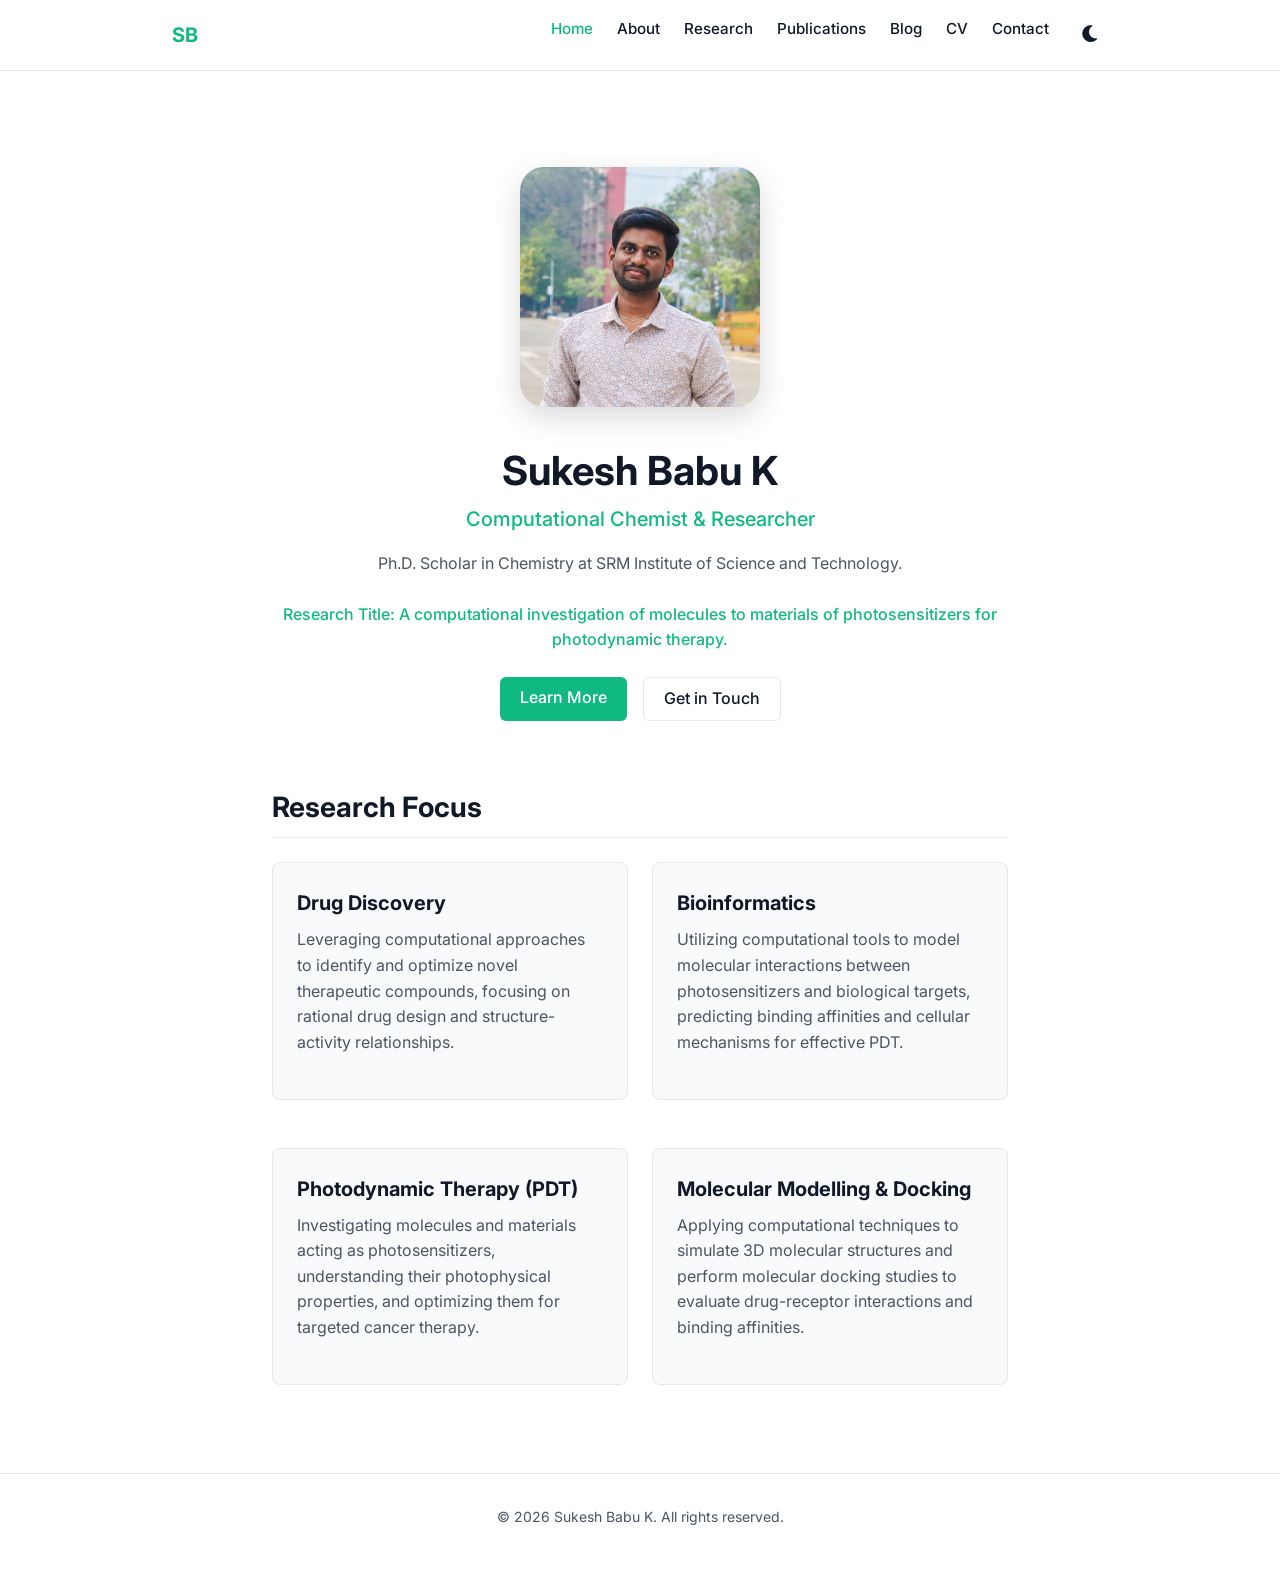
<file: index.html>
<!DOCTYPE html>
<html lang="en">
<head>
  <meta charset="UTF-8">
  <meta name="viewport" content="width=device-width, initial-scale=1.0">
  <meta name="description" content="Sukesh Babu K - Doctoral Researcher in Chemistry">
  <title>Sukesh Babu K | Computational Chemistry</title>
  <link rel="canonical" href="https://sukeshbabu07.github.io/">
  <link rel="stylesheet" href="css/style.css">
  <link href="https://fonts.googleapis.com/css2?family=Inter:wght@400;500;700&display=swap" rel="stylesheet">
  <link rel="stylesheet" href="https://cdnjs.cloudflare.com/ajax/libs/font-awesome/6.0.0/css/all.min.css">
  <!-- Open Graph / Facebook -->
  <meta property="og:type" content="website">
  <meta property="og:url" content="https://sukeshbabu07.github.io/">
  <meta property="og:title" content="Sukesh Babu K | Computational Chemistry">
  <meta property="og:description" content="Doctoral Researcher specializing in computational chemistry and photodynamic therapy.">
  <meta property="og:image" content="https://sukeshbabu07.github.io/images/og-image.jpg">
  <!-- Twitter -->
  <meta property="twitter:card" content="summary_large_image">
  <meta property="twitter:url" content="https://sukeshbabu07.github.io/">
  <meta property="twitter:title" content="Sukesh Babu K | Computational Chemistry">
  <meta property="twitter:description" content="Doctoral Researcher specializing in computational chemistry and photodynamic therapy.">
  <meta property="twitter:image" content="https://sukeshbabu07.github.io/images/og-image.jpg">
  
  <script type="application/ld+json">
  {
    "@context": "https://schema.org",
    "@type": "Person",
    "name": "Sukesh Babu K",
    "url": "https://sukeshbabu07.github.io/",
    "jobTitle": "Doctoral Researcher",
    "worksFor": {
      "@type": "Organization",
      "name": "SRM Institute of Science and Technology"
    }
  }
  </script>
</head>
<body>
  <header>
    <nav>
      <div class="logo">
        <a href="index.html" style="font-weight: 700; font-size: 1.25rem;">SB</a>
      </div>
      <button class="mobile-menu-btn" id="mobile-menu-btn" aria-label="Toggle navigation menu" aria-expanded="false">
        <i class="fas fa-bars"></i>
      </button>
      <ul class="nav-links" id="nav-links">
        <li><a href="index.html">Home</a></li>
        <li><a href="about.html">About</a></li>
        <li><a href="research.html">Research</a></li>
        <li><a href="publications.html">Publications</a></li>
        <li><a href="blog.html">Blog</a></li>
        <li><a href="cv.html">CV</a></li>
        <li><a href="contact.html">Contact</a></li>
        <li>
          <button class="theme-toggle" id="theme-toggle" aria-label="Toggle dark mode">
            <i class="fas fa-moon"></i>
          </button>
        </li>
      </ul>
    </nav>
  </header>

  <main class="fade-in">
    <section class="hero">
      <div class="hero-image" style="flex-shrink: 0; margin-bottom: 0.5rem;">
        <img src="images/sukesh.jpg" alt="Sukesh Babu K" style="border-radius: 24px; width: 240px; height: 240px; object-fit: cover; box-shadow: 0 10px 30px rgba(0, 0, 0, 0.15);">
      </div>
      <div class="hero-text">
        <h1>Sukesh Babu K</h1>
        <p class="tagline">Computational Chemist & Researcher</p>
        <p>
          Ph.D. Scholar in Chemistry at SRM Institute of Science and Technology. 
          <br><br>
          <span style="font-weight: 500; color: var(--accent-color);">Research Title: A computational investigation of molecules to materials of photosensitizers for photodynamic therapy.</span>
        </p>
        <div style="margin-top: 1.5rem; display: flex; justify-content: center; gap: 1rem;">
          <a href="about.html" class="btn btn-primary">Learn More</a>
          <a href="contact.html" class="btn btn-outline">Get in Touch</a>
        </div>
      </div>
    </section>

    <section>
      <h2>Research Focus</h2>
      <div style="display: grid; grid-template-columns: repeat(auto-fit, minmax(300px, 1fr)); gap: 1.5rem; margin-top: 1.5rem;">
        <div class="card">
          <h3>Drug Discovery</h3>
          <p>Leveraging computational approaches to identify and optimize novel therapeutic compounds, focusing on rational drug design and structure-activity relationships.</p>
        </div>
        <div class="card">
          <h3>Bioinformatics</h3>
          <p>Utilizing computational tools to model molecular interactions between photosensitizers and biological targets, predicting binding affinities and cellular mechanisms for effective PDT.</p>
        </div>
        <div class="card">
          <h3>Photodynamic Therapy (PDT)</h3>
          <p>Investigating molecules and materials acting as photosensitizers, understanding their photophysical properties, and optimizing them for targeted cancer therapy.</p>
        </div>
        <div class="card">
          <h3>Molecular Modelling & Docking</h3>
          <p>Applying computational techniques to simulate 3D molecular structures and perform molecular docking studies to evaluate drug-receptor interactions and binding affinities.</p>
        </div>
      </div>
    </section>
  </main>

  <footer>
    <p>&copy; 2026 Sukesh Babu K. All rights reserved.</p>
  </footer>
  <script src="js/main.js"></script>
</body>
</html>
</file>
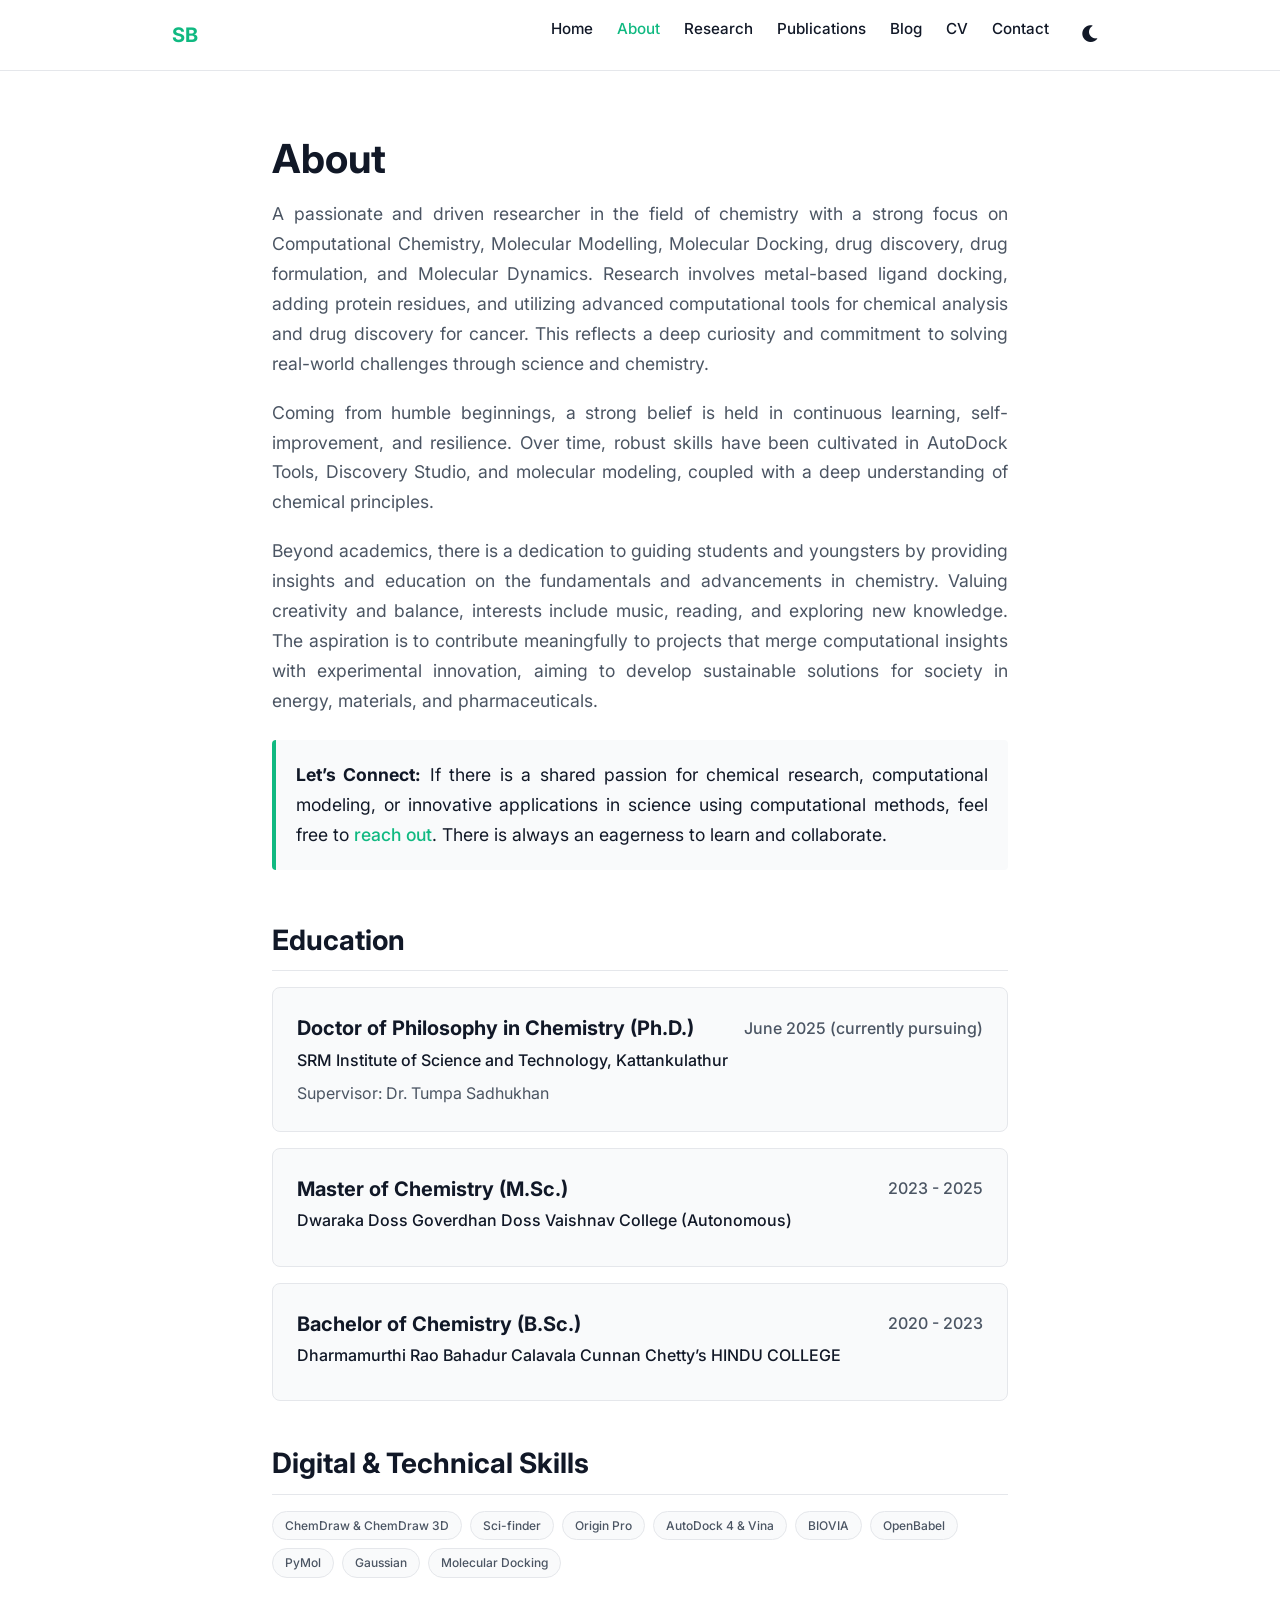
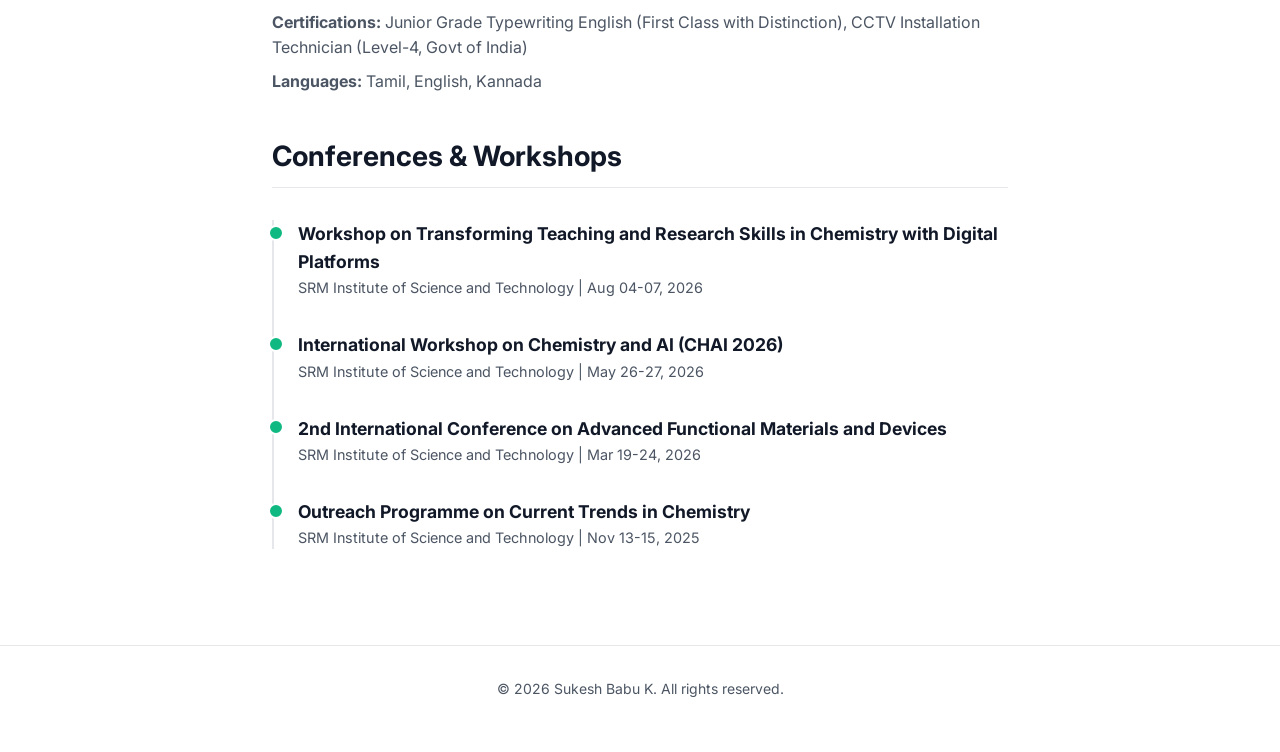
<file: about.html>
<!DOCTYPE html>
<html lang="en">
<head>
  <meta charset="UTF-8">
  <meta name="viewport" content="width=device-width, initial-scale=1.0">
  <meta name="description" content="About Sukesh Babu K - Education, Skills, and Timeline">
  <title>About | Sukesh Babu K</title>
  <link rel="stylesheet" href="css/style.css">
  <link href="https://fonts.googleapis.com/css2?family=Inter:wght@400;500;700&display=swap" rel="stylesheet">
  <link rel="stylesheet" href="https://cdnjs.cloudflare.com/ajax/libs/font-awesome/6.0.0/css/all.min.css">
</head>
<body>
  <header>
    <nav>
      <div class="logo">
        <a href="index.html" style="font-weight: 700; font-size: 1.25rem;">SB</a>
      </div>
      <button class="mobile-menu-btn" id="mobile-menu-btn" aria-label="Toggle navigation menu" aria-expanded="false">
        <i class="fas fa-bars"></i>
      </button>
      <ul class="nav-links" id="nav-links">
        <li><a href="index.html">Home</a></li>
        <li><a href="about.html" class="active">About</a></li>
        <li><a href="research.html">Research</a></li>
        <li><a href="publications.html">Publications</a></li>
        <li><a href="blog.html">Blog</a></li>
        <li><a href="cv.html">CV</a></li>
        <li><a href="contact.html">Contact</a></li>
        <li>
          <button class="theme-toggle" id="theme-toggle" aria-label="Toggle dark mode">
            <i class="fas fa-moon"></i>
          </button>
        </li>
      </ul>
    </nav>
  </header>

  <main class="fade-in">
    <h1>About</h1>
    <div style="font-size: 1.1rem; margin-bottom: 3rem; line-height: 1.7; text-align: justify;">
      <p style="margin-bottom: 1.2rem;">
        A passionate and driven researcher in the field of chemistry with a strong focus on Computational Chemistry, Molecular Modelling, Molecular Docking, drug discovery, drug formulation, and Molecular Dynamics. Research involves metal-based ligand docking, adding protein residues, and utilizing advanced computational tools for chemical analysis and drug discovery for cancer. This reflects a deep curiosity and commitment to solving real-world challenges through science and chemistry.
      </p>
      <p style="margin-bottom: 1.2rem;">
        Coming from humble beginnings, a strong belief is held in continuous learning, self-improvement, and resilience. Over time, robust skills have been cultivated in AutoDock Tools, Discovery Studio, and molecular modeling, coupled with a deep understanding of chemical principles.
      </p>
      <p style="margin-bottom: 1.2rem;">
        Beyond academics, there is a dedication to guiding students and youngsters by providing insights and education on the fundamentals and advancements in chemistry. Valuing creativity and balance, interests include music, reading, and exploring new knowledge. The aspiration is to contribute meaningfully to projects that merge computational insights with experimental innovation, aiming to develop sustainable solutions for society in energy, materials, and pharmaceuticals.
      </p>
      <div style="padding: 1.25rem; background: var(--card-bg); border-left: 4px solid var(--accent-color); border-radius: 4px; margin-top: 1.5rem;">
        <strong>Let’s Connect:</strong> If there is a shared passion for chemical research, computational modeling, or innovative applications in science using computational methods, feel free to <a href="contact.html" style="color: var(--accent-color); font-weight: 500; text-decoration: none;">reach out</a>. There is always an eagerness to learn and collaborate.
      </div>
    </div>

    <h2>Education</h2>
    <div class="card" style="margin-bottom: 1rem;">
      <div style="display: flex; justify-content: space-between; align-items: flex-start; flex-wrap: wrap;">
        <div>
          <h3 style="margin-bottom: 0.2rem;">Doctor of Philosophy in Chemistry (Ph.D.)</h3>
          <p style="margin-bottom: 0.5rem; font-weight: 500; color: var(--text-main);">SRM Institute of Science and Technology, Kattankulathur</p>
          <p style="margin-bottom: 0;">Supervisor: Dr. Tumpa Sadhukhan</p>
        </div>
        <div style="color: var(--text-muted); font-weight: 500; margin-top: 0.2rem;">
          June 2025 (currently pursuing)
        </div>
      </div>
    </div>

    <div class="card" style="margin-bottom: 1rem;">
      <div style="display: flex; justify-content: space-between; align-items: flex-start; flex-wrap: wrap;">
        <div>
          <h3 style="margin-bottom: 0.2rem;">Master of Chemistry (M.Sc.)</h3>
          <p style="margin-bottom: 0.5rem; font-weight: 500; color: var(--text-main);">Dwaraka Doss Goverdhan Doss Vaishnav College (Autonomous)</p>
        </div>
        <div style="color: var(--text-muted); font-weight: 500; margin-top: 0.2rem;">
          2023 - 2025
        </div>
      </div>
    </div>

    <div class="card" style="margin-bottom: 2rem;">
      <div style="display: flex; justify-content: space-between; align-items: flex-start; flex-wrap: wrap;">
        <div>
          <h3 style="margin-bottom: 0.2rem;">Bachelor of Chemistry (B.Sc.)</h3>
          <p style="margin-bottom: 0.5rem; font-weight: 500; color: var(--text-main);">Dharmamurthi Rao Bahadur Calavala Cunnan Chetty’s HINDU COLLEGE</p>
        </div>
        <div style="color: var(--text-muted); font-weight: 500; margin-top: 0.2rem;">
          2020 - 2023
        </div>
      </div>
    </div>

    <h2>Digital & Technical Skills</h2>
    <div class="tag-list" style="margin-bottom: 2rem;">
      <span class="tag" style="background-color: var(--card-bg);">ChemDraw & ChemDraw 3D</span>
      <span class="tag" style="background-color: var(--card-bg);">Sci-finder</span>
      <span class="tag" style="background-color: var(--card-bg);">Origin Pro</span>
      <span class="tag" style="background-color: var(--card-bg);">AutoDock 4 & Vina</span>
      <span class="tag" style="background-color: var(--card-bg);">BIOVIA</span>
      <span class="tag" style="background-color: var(--card-bg);">OpenBabel</span>
      <span class="tag" style="background-color: var(--card-bg);">PyMol</span>
      <span class="tag" style="background-color: var(--card-bg);">Gaussian</span>
      <span class="tag" style="background-color: var(--card-bg);">Molecular Docking</span>
    </div>
    
    <p style="margin-bottom: 0.5rem;"><strong>Certifications:</strong> Junior Grade Typewriting English (First Class with Distinction), CCTV Installation Technician (Level-4, Govt of India)</p>
    <p><strong>Languages:</strong> Tamil, English, Kannada</p>

    <h2>Conferences & Workshops</h2>
    <div class="timeline">
       <div class="timeline-item">
        <h3 style="margin: 0; font-size: 1.1rem;">Workshop on Transforming Teaching and Research Skills in Chemistry with Digital Platforms</h3>
        <p style="margin: 0; font-size: 0.9rem;">SRM Institute of Science and Technology | Aug 04-07, 2026</p>
      </div>
      <div class="timeline-item">
        <h3 style="margin: 0; font-size: 1.1rem;">International Workshop on Chemistry and AI (CHAI 2026)</h3>
        <p style="margin: 0; font-size: 0.9rem;">SRM Institute of Science and Technology | May 26-27, 2026</p>
      </div>
      <div class="timeline-item">
        <h3 style="margin: 0; font-size: 1.1rem;">2nd International Conference on Advanced Functional Materials and Devices</h3>
        <p style="margin: 0; font-size: 0.9rem;">SRM Institute of Science and Technology | Mar 19-24, 2026</p>
      </div>
      <div class="timeline-item">
        <h3 style="margin: 0; font-size: 1.1rem;">Outreach Programme on Current Trends in Chemistry</h3>
        <p style="margin: 0; font-size: 0.9rem;">SRM Institute of Science and Technology | Nov 13-15, 2025</p>
      </div>
    </div>
  </main>

  <footer>
    <p>&copy; 2026 Sukesh Babu K. All rights reserved.</p>
  </footer>
  <script src="js/main.js"></script>
</body>
</html>
</file>
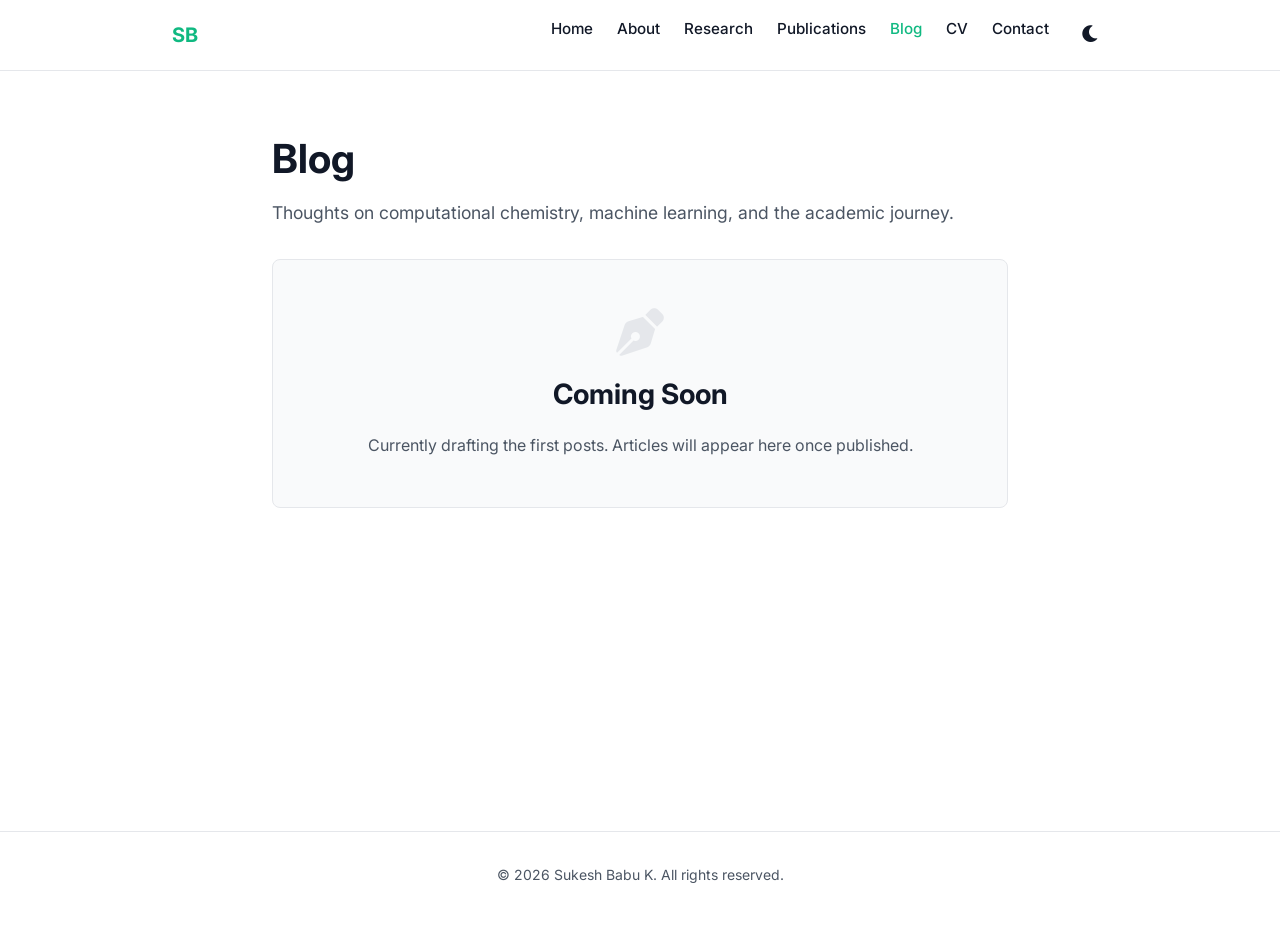
<file: blog.html>
<!DOCTYPE html>
<html lang="en">
<head>
  <meta charset="UTF-8">
  <meta name="viewport" content="width=device-width, initial-scale=1.0">
  <meta name="description" content="Blog and Articles by Sukesh Babu K">
  <title>Blog | Sukesh Babu K</title>
  <link rel="stylesheet" href="css/style.css">
  <link href="https://fonts.googleapis.com/css2?family=Inter:wght@400;500;700&display=swap" rel="stylesheet">
  <link rel="stylesheet" href="https://cdnjs.cloudflare.com/ajax/libs/font-awesome/6.0.0/css/all.min.css">
</head>
<body>
  <header>
    <nav>
      <div class="logo">
        <a href="index.html" style="font-weight: 700; font-size: 1.25rem;">SB</a>
      </div>
      <button class="mobile-menu-btn" id="mobile-menu-btn" aria-label="Toggle navigation menu" aria-expanded="false">
        <i class="fas fa-bars"></i>
      </button>
      <ul class="nav-links" id="nav-links">
        <li><a href="index.html">Home</a></li>
        <li><a href="about.html">About</a></li>
        <li><a href="research.html">Research</a></li>
        <li><a href="publications.html">Publications</a></li>
        <li><a href="blog.html">Blog</a></li>
        <li><a href="cv.html">CV</a></li>
        <li><a href="contact.html">Contact</a></li>
        <li>
          <button class="theme-toggle" id="theme-toggle" aria-label="Toggle dark mode">
            <i class="fas fa-moon"></i>
          </button>
        </li>
      </ul>
    </nav>
  </header>

  <main class="fade-in">
    <h1>Blog</h1>
    <p style="font-size: 1.1rem; margin-bottom: 2rem;">
      Thoughts on computational chemistry, machine learning, and the academic journey.
    </p>

    <div class="card" style="text-align: center; padding: 3rem 1.5rem;">
      <i class="fas fa-pen-nib" style="font-size: 3rem; color: var(--border-color); margin-bottom: 1rem;"></i>
      <h2 style="border: none; margin-top: 0; padding-bottom: 0;">Coming Soon</h2>
      <p style="margin-bottom: 0;">Currently drafting the first posts. Articles will appear here once published.</p>
    </div>
  </main>

  <footer>
    <p>&copy; 2026 Sukesh Babu K. All rights reserved.</p>
  </footer>
  <script src="js/main.js"></script>
</body>
</html>
</file>
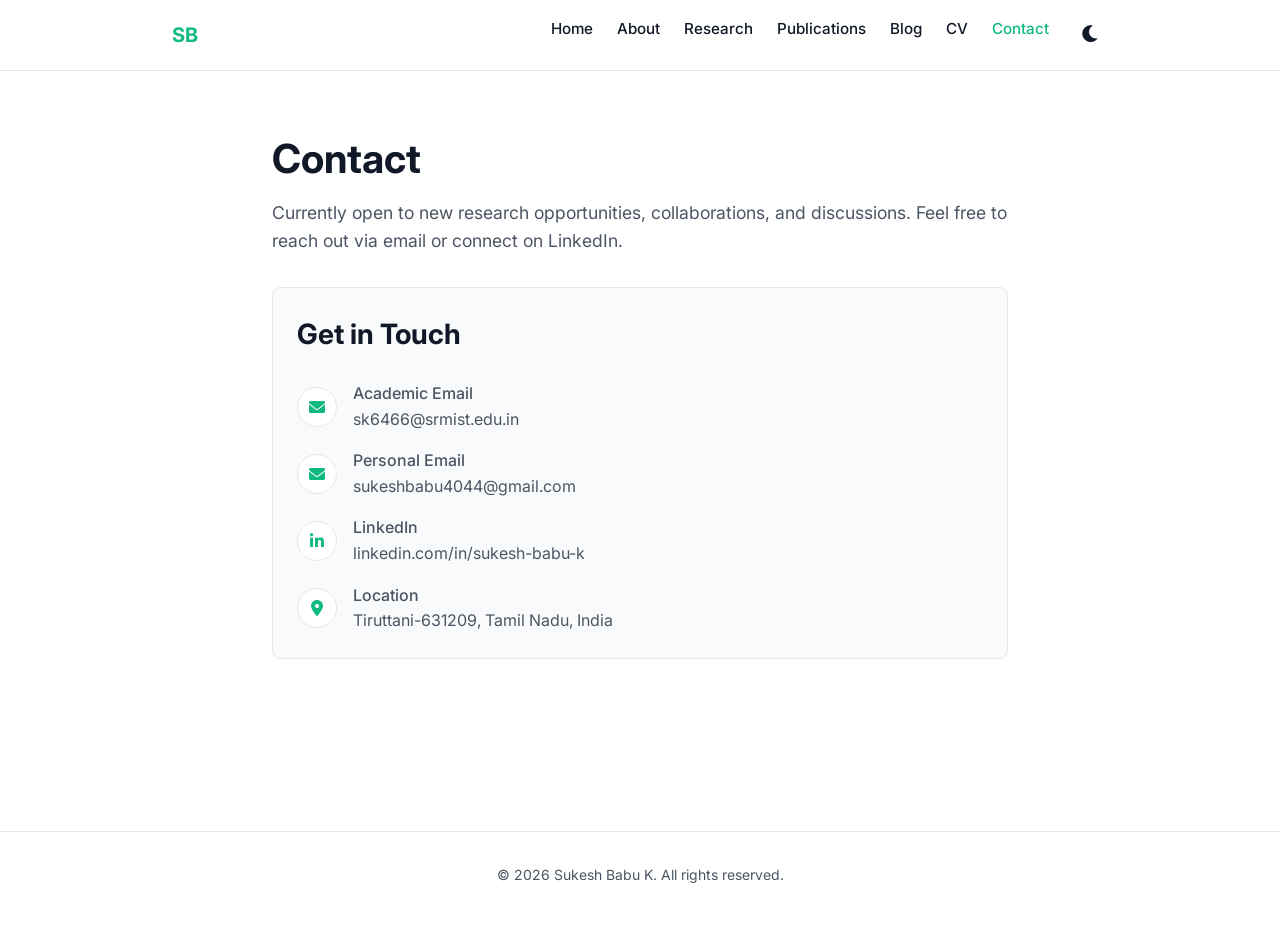
<file: contact.html>
<!DOCTYPE html>
<html lang="en">
<head>
  <meta charset="UTF-8">
  <meta name="viewport" content="width=device-width, initial-scale=1.0">
  <meta name="description" content="Contact Sukesh Babu K">
  <title>Contact | Sukesh Babu K</title>
  <link rel="stylesheet" href="css/style.css">
  <link href="https://fonts.googleapis.com/css2?family=Inter:wght@400;500;700&display=swap" rel="stylesheet">
  <link rel="stylesheet" href="https://cdnjs.cloudflare.com/ajax/libs/font-awesome/6.0.0/css/all.min.css">
</head>
<body>
  <header>
    <nav>
      <div class="logo">
        <a href="index.html" style="font-weight: 700; font-size: 1.25rem;">SB</a>
      </div>
      <button class="mobile-menu-btn" id="mobile-menu-btn" aria-label="Toggle navigation menu" aria-expanded="false">
        <i class="fas fa-bars"></i>
      </button>
      <ul class="nav-links" id="nav-links">
        <li><a href="index.html">Home</a></li>
        <li><a href="about.html">About</a></li>
        <li><a href="research.html">Research</a></li>
        <li><a href="publications.html">Publications</a></li>
        <li><a href="blog.html">Blog</a></li>
        <li><a href="cv.html">CV</a></li>
        <li><a href="contact.html" class="active">Contact</a></li>
        <li>
          <button class="theme-toggle" id="theme-toggle" aria-label="Toggle dark mode">
            <i class="fas fa-moon"></i>
          </button>
        </li>
      </ul>
    </nav>
  </header>

  <main class="fade-in">
    <h1>Contact</h1>
    <p style="font-size: 1.1rem; margin-bottom: 2rem;">
      Currently open to new research opportunities, collaborations, and discussions. 
      Feel free to reach out via email or connect on LinkedIn.
    </p>

    <div class="card" style="margin-bottom: 2rem;">
      <h2 style="margin-top: 0; border: none; padding-bottom: 0;">Get in Touch</h2>
      
      <div style="margin-top: 1.5rem; display: flex; flex-direction: column; gap: 1rem;">
        <div style="display: flex; align-items: center;">
          <div style="width: 40px; height: 40px; border-radius: 50%; background: var(--bg-color); border: 1px solid var(--border-color); display: flex; align-items: center; justify-content: center; margin-right: 1rem;">
            <i class="fas fa-envelope" style="color: var(--accent-color);"></i>
          </div>
          <div>
            <p style="margin: 0; font-weight: 500;">Academic Email</p>
            <a href="mailto:sk6466@srmist.edu.in" style="color: var(--text-muted); text-decoration: none;">sk6466@srmist.edu.in</a>
          </div>
        </div>

        <div style="display: flex; align-items: center;">
          <div style="width: 40px; height: 40px; border-radius: 50%; background: var(--bg-color); border: 1px solid var(--border-color); display: flex; align-items: center; justify-content: center; margin-right: 1rem;">
            <i class="fas fa-envelope" style="color: var(--accent-color);"></i>
          </div>
          <div>
            <p style="margin: 0; font-weight: 500;">Personal Email</p>
            <a href="mailto:sukeshbabu4044@gmail.com" style="color: var(--text-muted); text-decoration: none;">sukeshbabu4044@gmail.com</a>
          </div>
        </div>

        <div style="display: flex; align-items: center;">
          <div style="width: 40px; height: 40px; border-radius: 50%; background: var(--bg-color); border: 1px solid var(--border-color); display: flex; align-items: center; justify-content: center; margin-right: 1rem;">
            <i class="fab fa-linkedin-in" style="color: var(--accent-color);"></i>
          </div>
          <div>
            <p style="margin: 0; font-weight: 500;">LinkedIn</p>
            <a href="https://www.linkedin.com/in/sukesh-babu-k" target="_blank" style="color: var(--text-muted); text-decoration: none;">linkedin.com/in/sukesh-babu-k</a>
          </div>
        </div>

        <div style="display: flex; align-items: center;">
          <div style="width: 40px; height: 40px; border-radius: 50%; background: var(--bg-color); border: 1px solid var(--border-color); display: flex; align-items: center; justify-content: center; margin-right: 1rem;">
            <i class="fas fa-map-marker-alt" style="color: var(--accent-color);"></i>
          </div>
          <div>
            <p style="margin: 0; font-weight: 500;">Location</p>
            <p style="margin: 0; color: var(--text-muted);">Tiruttani-631209, Tamil Nadu, India</p>
          </div>
        </div>
      </div>
    </div>
  </main>

  <footer>
    <p>&copy; 2026 Sukesh Babu K. All rights reserved.</p>
  </footer>
  <script src="js/main.js"></script>
</body>
</html>
</file>
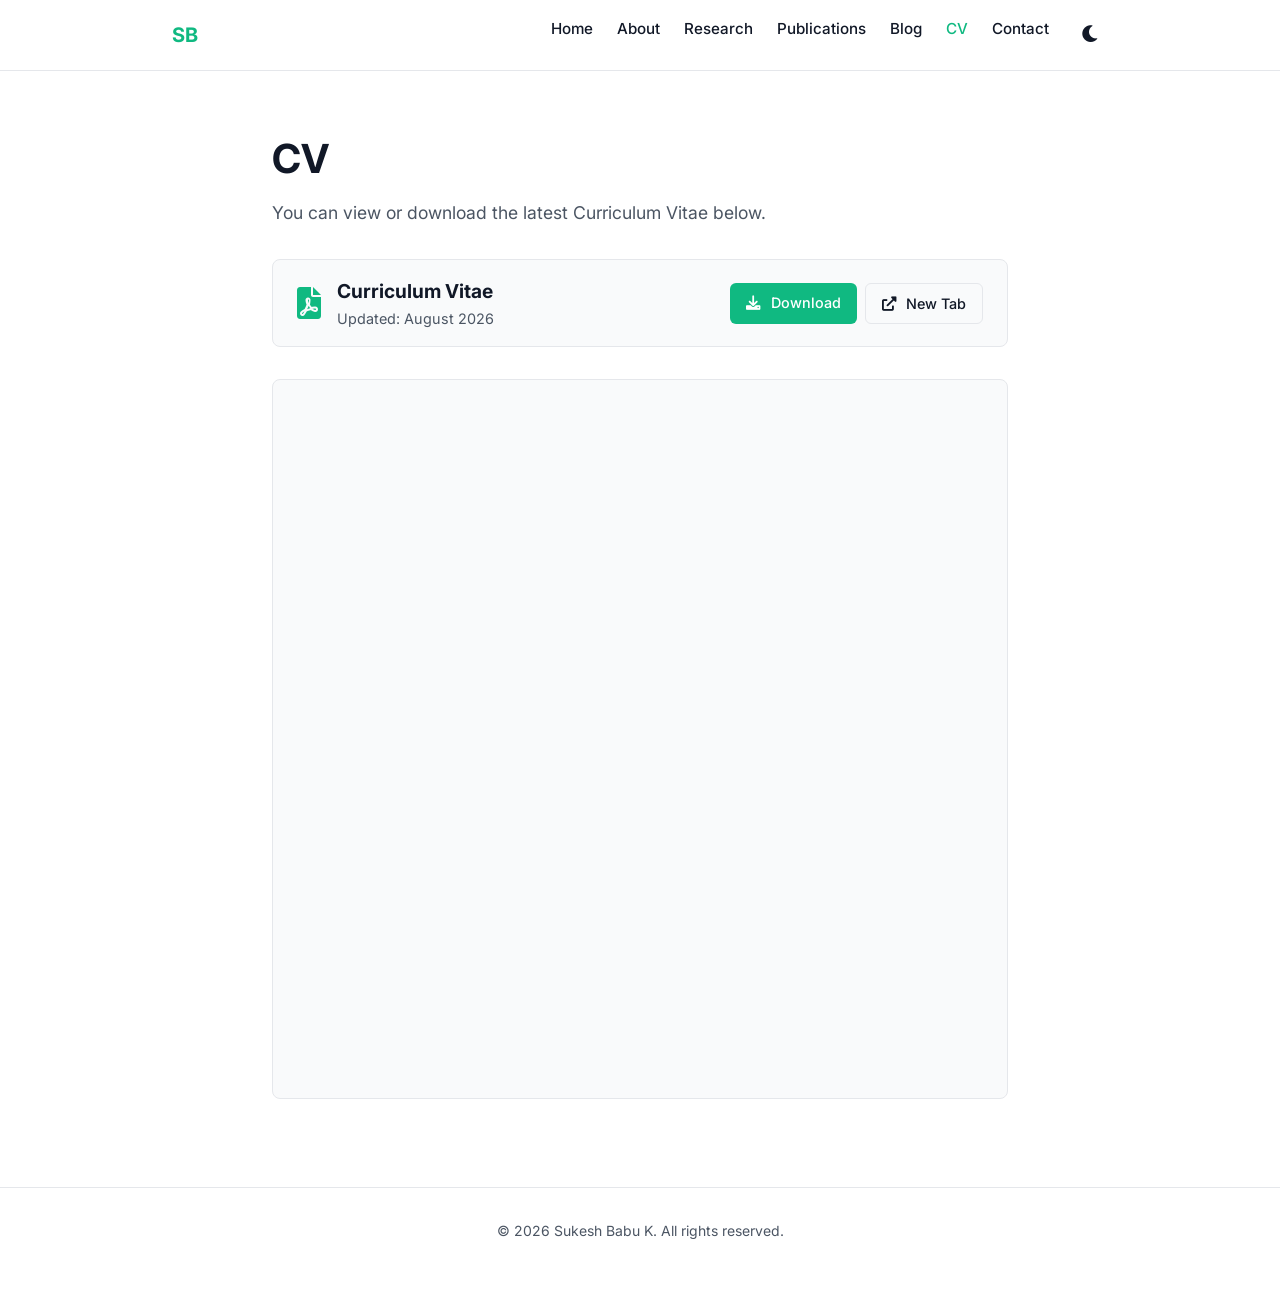
<file: cv.html>
<!DOCTYPE html>
<html lang="en">
<head>
  <meta charset="UTF-8">
  <meta name="viewport" content="width=device-width, initial-scale=1.0">
  <meta name="description" content="Resume of Sukesh Babu K">
  <title>CV | Sukesh Babu K</title>
  <link rel="stylesheet" href="css/style.css">
  <link href="https://fonts.googleapis.com/css2?family=Inter:wght@400;500;700&display=swap" rel="stylesheet">
  <link rel="stylesheet" href="https://cdnjs.cloudflare.com/ajax/libs/font-awesome/6.0.0/css/all.min.css">
</head>
<body>
  <header>
    <nav>
      <div class="logo">
        <a href="index.html" style="font-weight: 700; font-size: 1.25rem;">SB</a>
      </div>
      <button class="mobile-menu-btn" id="mobile-menu-btn" aria-label="Toggle navigation menu" aria-expanded="false">
        <i class="fas fa-bars"></i>
      </button>
      <ul class="nav-links" id="nav-links">
        <li><a href="index.html">Home</a></li>
        <li><a href="about.html">About</a></li>
        <li><a href="research.html">Research</a></li>
        <li><a href="publications.html">Publications</a></li>
        <li><a href="blog.html">Blog</a></li>
        <li><a href="cv.html">CV</a></li>
        <li><a href="contact.html">Contact</a></li>
        <li>
          <button class="theme-toggle" id="theme-toggle" aria-label="Toggle dark mode">
            <i class="fas fa-moon"></i>
          </button>
        </li>
      </ul>
    </nav>
  </header>

  <main class="fade-in">
    <h1>CV</h1>
    <p style="font-size: 1.1rem; margin-bottom: 2rem;">
      You can view or download the latest Curriculum Vitae below.
    </p>

    <div class="card" style="display: flex; justify-content: space-between; align-items: center; padding: 1rem 1.5rem; margin-bottom: 2rem; flex-wrap: wrap; gap: 1rem;">
      <div style="display: flex; align-items: center; gap: 1rem;">
        <i class="fas fa-file-pdf" style="font-size: 2rem; color: var(--accent-color);"></i>
        <div>
          <h2 style="border: none; margin: 0; padding: 0; font-size: 1.2rem;">Curriculum Vitae</h2>
          <p style="margin: 0; font-size: 0.9rem; color: var(--text-muted);">Updated: August 2026</p>
        </div>
      </div>
      <div style="display: flex; gap: 0.5rem; flex-wrap: wrap;">
        <a href="documents/sukesh_cv.pdf" target="_blank" class="btn btn-primary" style="padding: 0.5rem 1rem; font-size: 0.9rem;">
          <i class="fas fa-download" style="margin-right: 0.4rem;"></i> Download
        </a>
        <a href="documents/sukesh_cv.pdf" target="_blank" class="btn btn-outline" style="padding: 0.5rem 1rem; font-size: 0.9rem;">
          <i class="fas fa-external-link-alt" style="margin-right: 0.4rem;"></i> New Tab
        </a>
      </div>
    </div>

    <div class="card" style="padding: 0; overflow: hidden; height: 80vh; min-height: 600px; display: flex; flex-direction: column;">
      <iframe src="documents/sukesh_cv.pdf" width="100%" height="100%" style="border: none; flex-grow: 1;">
        This browser does not support embedded PDFs. Please download the PDF to view it.
      </iframe>
    </div>

  </main>

  <footer>
    <p>&copy; 2026 Sukesh Babu K. All rights reserved.</p>
  </footer>
  <script src="js/main.js"></script>
</body>
</html>
</file>
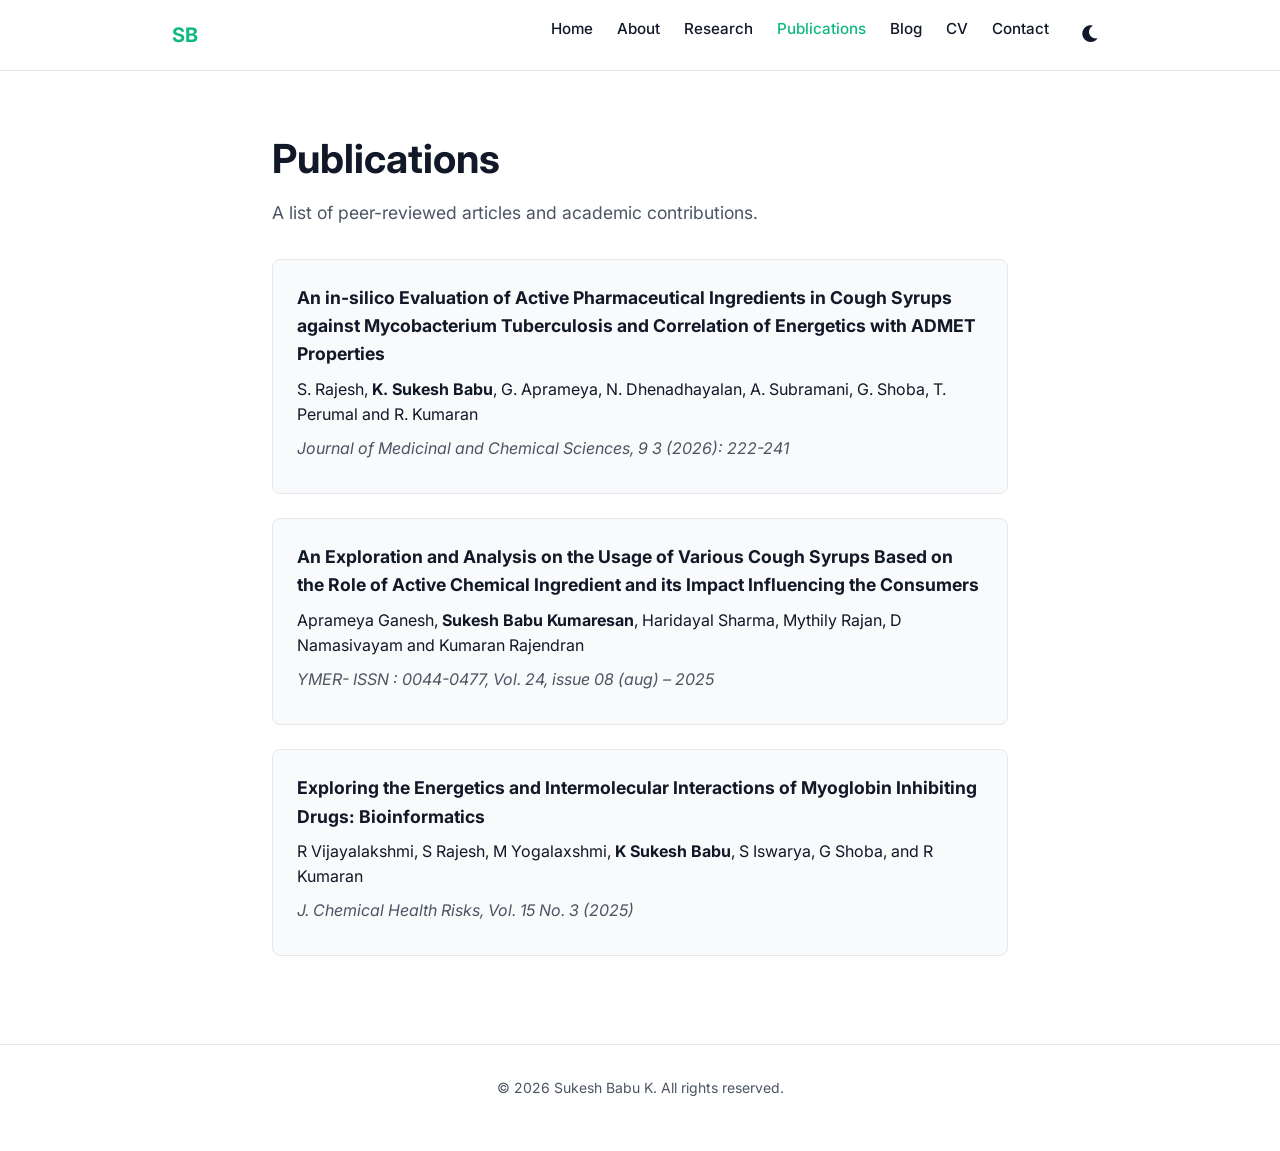
<file: publications.html>
<!DOCTYPE html>
<html lang="en">
<head>
  <meta charset="UTF-8">
  <meta name="viewport" content="width=device-width, initial-scale=1.0">
  <meta name="description" content="Publications by Sukesh Babu K">
  <title>Publications | Sukesh Babu K</title>
  <link rel="stylesheet" href="css/style.css">
  <link href="https://fonts.googleapis.com/css2?family=Inter:wght@400;500;700&display=swap" rel="stylesheet">
  <link rel="stylesheet" href="https://cdnjs.cloudflare.com/ajax/libs/font-awesome/6.0.0/css/all.min.css">
</head>
<body>
  <header>
    <nav>
      <div class="logo">
        <a href="index.html" style="font-weight: 700; font-size: 1.25rem;">SB</a>
      </div>
      <button class="mobile-menu-btn" id="mobile-menu-btn" aria-label="Toggle navigation menu" aria-expanded="false">
        <i class="fas fa-bars"></i>
      </button>
      <ul class="nav-links" id="nav-links">
        <li><a href="index.html">Home</a></li>
        <li><a href="about.html">About</a></li>
        <li><a href="research.html">Research</a></li>
        <li><a href="publications.html" class="active">Publications</a></li>
        <li><a href="blog.html">Blog</a></li>
        <li><a href="cv.html">CV</a></li>
        <li><a href="contact.html">Contact</a></li>
        <li>
          <button class="theme-toggle" id="theme-toggle" aria-label="Toggle dark mode">
            <i class="fas fa-moon"></i>
          </button>
        </li>
      </ul>
    </nav>
  </header>

  <main class="fade-in">
    <h1>Publications</h1>
    <p style="font-size: 1.1rem; margin-bottom: 2rem;">
      A list of peer-reviewed articles and academic contributions.
    </p>

    <div class="card" style="margin-bottom: 1.5rem;">
      <h3 style="margin-top: 0; margin-bottom: 0.5rem; font-size: 1.1rem;">An in-silico Evaluation of Active Pharmaceutical Ingredients in Cough Syrups against Mycobacterium Tuberculosis and Correlation of Energetics with ADMET Properties</h3>
      <p style="margin-bottom: 0.5rem; color: var(--text-main);">
        S. Rajesh, <strong>K. Sukesh Babu</strong>, G. Aprameya, N. Dhenadhayalan, A. Subramani, G. Shoba, T. Perumal and R. Kumaran
      </p>
      <p style="margin-bottom: 0.5rem; color: var(--text-muted); font-style: italic;">Journal of Medicinal and Chemical Sciences, 9 3 (2026): 222-241</p>
    </div>

    <div class="card" style="margin-bottom: 1.5rem;">
      <h3 style="margin-top: 0; margin-bottom: 0.5rem; font-size: 1.1rem;">An Exploration and Analysis on the Usage of Various Cough Syrups Based on the Role of Active Chemical Ingredient and its Impact Influencing the Consumers</h3>
      <p style="margin-bottom: 0.5rem; color: var(--text-main);">
        Aprameya Ganesh, <strong>Sukesh Babu Kumaresan</strong>, Haridayal Sharma, Mythily Rajan, D Namasivayam and Kumaran Rajendran
      </p>
      <p style="margin-bottom: 0.5rem; color: var(--text-muted); font-style: italic;">YMER- ISSN : 0044-0477, Vol. 24, issue 08 (aug) – 2025</p>
    </div>

    <div class="card" style="margin-bottom: 1.5rem;">
      <h3 style="margin-top: 0; margin-bottom: 0.5rem; font-size: 1.1rem;">Exploring the Energetics and Intermolecular Interactions of Myoglobin Inhibiting Drugs: Bioinformatics</h3>
      <p style="margin-bottom: 0.5rem; color: var(--text-main);">
        R Vijayalakshmi, S Rajesh, M Yogalaxshmi, <strong>K Sukesh Babu</strong>, S Iswarya, G Shoba, and R Kumaran
      </p>
      <p style="margin-bottom: 0.5rem; color: var(--text-muted); font-style: italic;">J. Chemical Health Risks, Vol. 15 No. 3 (2025)</p>
    </div>

  </main>

  <footer>
    <p>&copy; 2026 Sukesh Babu K. All rights reserved.</p>
  </footer>
  <script src="js/main.js"></script>
</body>
</html>
</file>
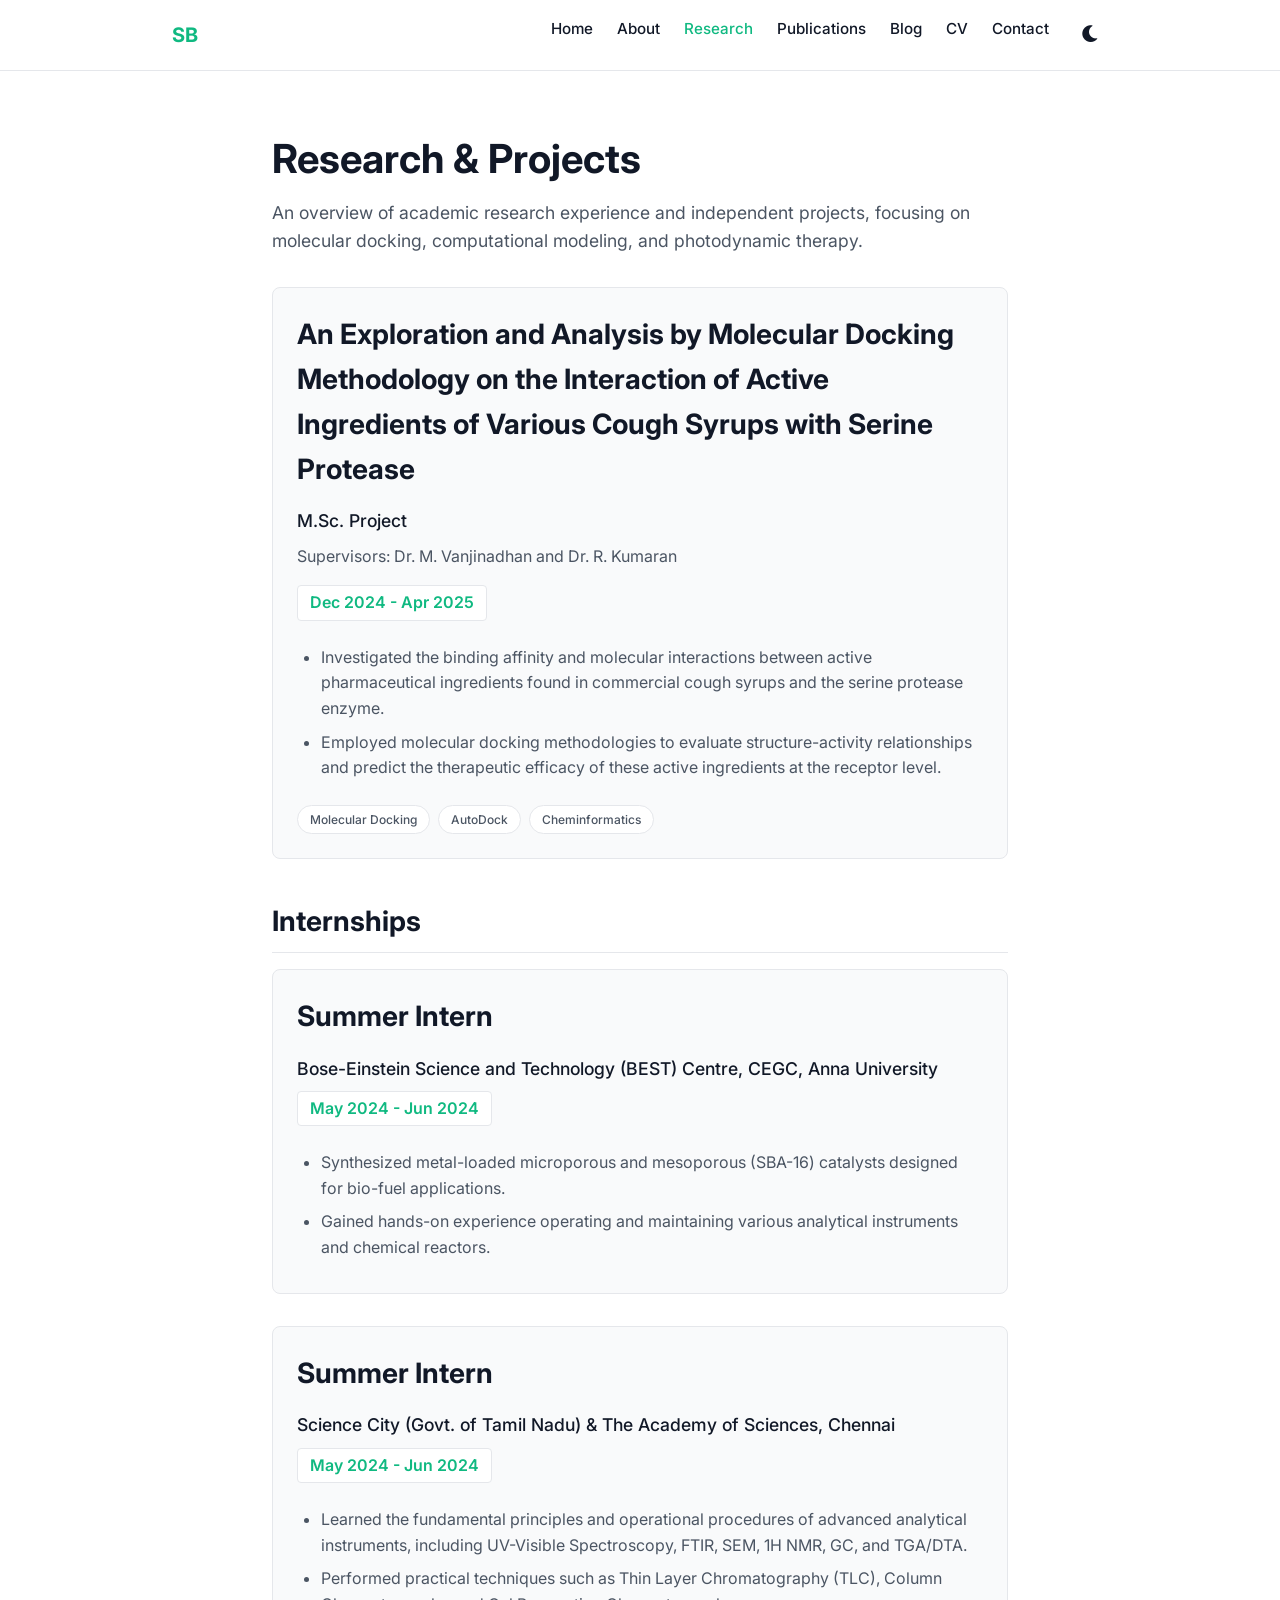
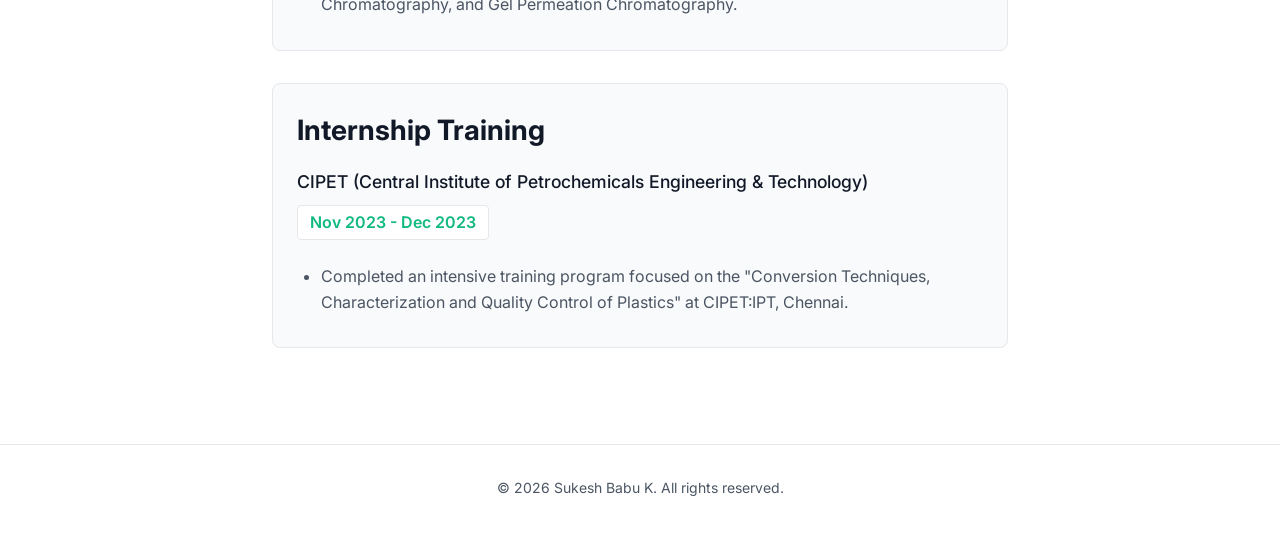
<file: research.html>
<!DOCTYPE html>
<html lang="en">
<head>
  <meta charset="UTF-8">
  <meta name="viewport" content="width=device-width, initial-scale=1.0">
  <meta name="description" content="Research Experience of Sukesh Babu K">
  <title>Research | Sukesh Babu K</title>
  <link rel="stylesheet" href="css/style.css">
  <link href="https://fonts.googleapis.com/css2?family=Inter:wght@400;500;700&display=swap" rel="stylesheet">
  <link rel="stylesheet" href="https://cdnjs.cloudflare.com/ajax/libs/font-awesome/6.0.0/css/all.min.css">
</head>
<body>
  <header>
    <nav>
      <div class="logo">
        <a href="index.html" style="font-weight: 700; font-size: 1.25rem;">SB</a>
      </div>
      <button class="mobile-menu-btn" id="mobile-menu-btn" aria-label="Toggle navigation menu" aria-expanded="false">
        <i class="fas fa-bars"></i>
      </button>
      <ul class="nav-links" id="nav-links">
        <li><a href="index.html">Home</a></li>
        <li><a href="about.html">About</a></li>
        <li><a href="research.html" class="active">Research</a></li>
        <li><a href="publications.html">Publications</a></li>
        <li><a href="blog.html">Blog</a></li>
        <li><a href="cv.html">CV</a></li>
        <li><a href="contact.html">Contact</a></li>
        <li>
          <button class="theme-toggle" id="theme-toggle" aria-label="Toggle dark mode">
            <i class="fas fa-moon"></i>
          </button>
        </li>
      </ul>
    </nav>
  </header>

  <main class="fade-in">
    <h1>Research & Projects</h1>
    <p style="font-size: 1.1rem; margin-bottom: 2rem;">
      An overview of academic research experience and independent projects, focusing on molecular docking, computational modeling, and photodynamic therapy.
    </p>

    <div class="card" style="margin-bottom: 2rem;">
      <div style="display: flex; justify-content: space-between; align-items: flex-start; flex-wrap: wrap;">
        <div>
          <h2 style="margin-top: 0; border: none; padding: 0;">An Exploration and Analysis by Molecular Docking Methodology on the Interaction of Active Ingredients of Various Cough Syrups with Serine Protease</h2>
          <p style="margin-bottom: 0.5rem; font-weight: 500; color: var(--text-main); font-size: 1.1rem;">M.Sc. Project</p>
          <p style="margin-bottom: 1rem;">Supervisors: Dr. M. Vanjinadhan and Dr. R. Kumaran</p>
        </div>
        <div style="color: var(--accent-color); font-weight: 600; background: var(--bg-color); padding: 0.25rem 0.75rem; border-radius: 4px; border: 1px solid var(--border-color);">
          Dec 2024 - Apr 2025
        </div>
      </div>
      
      <ul style="padding-left: 1.5rem; color: var(--text-muted); margin-top: 1.5rem; margin-bottom: 1.5rem;">
        <li style="margin-bottom: 0.5rem;">Investigated the binding affinity and molecular interactions between active pharmaceutical ingredients found in commercial cough syrups and the serine protease enzyme.</li>
        <li style="margin-bottom: 0.5rem;">Employed molecular docking methodologies to evaluate structure-activity relationships and predict the therapeutic efficacy of these active ingredients at the receptor level.</li>
      </ul>

      <div class="tag-list">
        <span class="tag">Molecular Docking</span>
        <span class="tag">AutoDock</span>
        <span class="tag">Cheminformatics</span>
      </div>
    </div>

    <h2>Internships</h2>
    
    <div class="card" style="margin-bottom: 2rem;">
      <div style="display: flex; justify-content: space-between; align-items: flex-start; flex-wrap: wrap;">
        <div>
          <h2 style="margin-top: 0; border: none; padding: 0;">Summer Intern</h2>
          <p style="margin-bottom: 0.5rem; font-weight: 500; color: var(--text-main); font-size: 1.1rem;">Bose-Einstein Science and Technology (BEST) Centre, CEGC, Anna University</p>
        </div>
        <div style="color: var(--accent-color); font-weight: 600; background: var(--bg-color); padding: 0.25rem 0.75rem; border-radius: 4px; border: 1px solid var(--border-color);">
          May 2024 - Jun 2024
        </div>
      </div>
      
      <ul style="padding-left: 1.5rem; color: var(--text-muted); margin-top: 1.5rem; margin-bottom: 0.5rem;">
        <li style="margin-bottom: 0.5rem;">Synthesized metal-loaded microporous and mesoporous (SBA-16) catalysts designed for bio-fuel applications.</li>
        <li style="margin-bottom: 0.5rem;">Gained hands-on experience operating and maintaining various analytical instruments and chemical reactors.</li>
      </ul>
    </div>

    <div class="card" style="margin-bottom: 2rem;">
      <div style="display: flex; justify-content: space-between; align-items: flex-start; flex-wrap: wrap;">
        <div>
          <h2 style="margin-top: 0; border: none; padding: 0;">Summer Intern</h2>
          <p style="margin-bottom: 0.5rem; font-weight: 500; color: var(--text-main); font-size: 1.1rem;">Science City (Govt. of Tamil Nadu) & The Academy of Sciences, Chennai</p>
        </div>
        <div style="color: var(--accent-color); font-weight: 600; background: var(--bg-color); padding: 0.25rem 0.75rem; border-radius: 4px; border: 1px solid var(--border-color);">
          May 2024 - Jun 2024
        </div>
      </div>
      
      <ul style="padding-left: 1.5rem; color: var(--text-muted); margin-top: 1.5rem; margin-bottom: 0.5rem;">
        <li style="margin-bottom: 0.5rem;">Learned the fundamental principles and operational procedures of advanced analytical instruments, including UV-Visible Spectroscopy, FTIR, SEM, 1H NMR, GC, and TGA/DTA.</li>
        <li style="margin-bottom: 0.5rem;">Performed practical techniques such as Thin Layer Chromatography (TLC), Column Chromatography, and Gel Permeation Chromatography.</li>
      </ul>
    </div>
    
    <div class="card" style="margin-bottom: 2rem;">
      <div style="display: flex; justify-content: space-between; align-items: flex-start; flex-wrap: wrap;">
        <div>
          <h2 style="margin-top: 0; border: none; padding: 0;">Internship Training</h2>
          <p style="margin-bottom: 0.5rem; font-weight: 500; color: var(--text-main); font-size: 1.1rem;">CIPET (Central Institute of Petrochemicals Engineering & Technology)</p>
        </div>
        <div style="color: var(--accent-color); font-weight: 600; background: var(--bg-color); padding: 0.25rem 0.75rem; border-radius: 4px; border: 1px solid var(--border-color);">
          Nov 2023 - Dec 2023
        </div>
      </div>
      
      <ul style="padding-left: 1.5rem; color: var(--text-muted); margin-top: 1.5rem; margin-bottom: 0.5rem;">
        <li style="margin-bottom: 0.5rem;">Completed an intensive training program focused on the "Conversion Techniques, Characterization and Quality Control of Plastics" at CIPET:IPT, Chennai.</li>
      </ul>
    </div>

  </main>

  <footer>
    <p>&copy; 2026 Sukesh Babu K. All rights reserved.</p>
  </footer>
  <script src="js/main.js"></script>
</body>
</html>
</file>
<file: css/style.css>
:root {
  --bg-color: #ffffff;
  --text-main: #111827;
  --text-muted: #4b5563;
  --accent-color: #10b981;
  --accent-hover: #059669;
  --nav-bg: rgba(255, 255, 255, 0.8);
  --border-color: #e5e7eb;
  --card-bg: #f9fafb;
}

[data-theme="dark"] {
  --bg-color: #000000;
  --text-main: #ffffff;
  --text-muted: #a1a1aa;
  --accent-color: #34d399;
  --accent-hover: #6ee7b7;
  --nav-bg: rgba(0, 0, 0, 0.8);
  --border-color: #27272a;
  --card-bg: #121212;
}

* {
  margin: 0;
  padding: 0;
  box-sizing: border-box;
}

body {
  font-family: 'Inter', -apple-system, BlinkMacSystemFont, "Segoe UI", Roboto, Helvetica, Arial, sans-serif;
  background-color: var(--bg-color);
  color: var(--text-main);
  line-height: 1.6;
  transition: background-color 0.3s ease, color 0.3s ease;
}

a {
  color: var(--accent-color);
  text-decoration: none;
  transition: color 0.2s ease;
}

a:hover {
  color: var(--accent-hover);
}

header {
  position: sticky;
  top: 0;
  z-index: 100;
  background: var(--nav-bg);
  backdrop-filter: blur(10px);
  border-bottom: 1px solid var(--border-color);
}

nav {
  max-width: 1000px;
  margin: 0 auto;
  padding: 1rem 2rem;
  display: flex;
  justify-content: space-between;
  align-items: center;
}

.nav-links {
  display: flex;
  gap: 1.5rem;
  list-style: none;
}

.nav-links a {
  color: var(--text-main);
  font-weight: 500;
  font-size: 0.95rem;
}

.nav-links a:hover,
.nav-links a.active {
  color: var(--accent-color);
}

.theme-toggle {
  background: none;
  border: none;
  cursor: pointer;
  color: var(--text-main);
  font-size: 1.2rem;
  padding: 0.5rem;
  border-radius: 50%;
  transition: background-color 0.2s;
}

.theme-toggle:hover {
  background-color: var(--card-bg);
}

.mobile-menu-btn {
  display: none;
  background: none;
  border: none;
  cursor: pointer;
  color: var(--text-main);
  font-size: 1.5rem;
}

main {
  max-width: 800px;
  margin: 0 auto;
  padding: 4rem 2rem;
  min-height: calc(100vh - 140px);
}

h1, h2, h3, h4 {
  color: var(--text-main);
  margin-bottom: 1rem;
  font-weight: 700;
}

h1 {
  font-size: 2.5rem;
  line-height: 1.2;
}

h2 {
  font-size: 1.75rem;
  margin-top: 2.5rem;
  border-bottom: 1px solid var(--border-color);
  padding-bottom: 0.5rem;
}

h3 {
  font-size: 1.25rem;
  margin-top: 1.5rem;
}

p {
  margin-bottom: 1.2rem;
  color: var(--text-muted);
}

.hero {
  display: flex;
  flex-direction: column;
  align-items: center;
  text-align: center;
  gap: 1.5rem;
  margin-top: 2rem;
  margin-bottom: 4rem;
}

.hero-text {
  max-width: 800px;
}

.hero-text h1 {
  margin-bottom: 0.5rem;
}

.hero-text .tagline {
  font-size: 1.25rem;
  color: var(--accent-color);
  margin-bottom: 1rem;
  font-weight: 500;
}

.btn {
  display: inline-block;
  padding: 0.5rem 1.25rem;
  border-radius: 6px;
  font-weight: 500;
  text-align: center;
  transition: background-color 0.2s, color 0.2s;
  cursor: pointer;
}

.btn-primary {
  background-color: var(--accent-color);
  color: #fff !important;
}

.btn-primary:hover {
  background-color: var(--accent-hover);
}

.btn-outline {
  border: 1px solid var(--border-color);
  color: var(--text-main) !important;
}

.btn-outline:hover {
  border-color: var(--accent-color);
  color: var(--accent-color) !important;
}

.card {
  background-color: var(--card-bg);
  border: 1px solid var(--border-color);
  border-radius: 8px;
  padding: 1.5rem;
  margin-bottom: 1.5rem;
  transition: transform 0.2s, box-shadow 0.2s;
}

.card:hover {
  transform: translateY(-2px);
  box-shadow: 0 4px 6px -1px rgba(0, 0, 0, 0.1);
}

.card h3 {
  margin-top: 0;
  margin-bottom: 0.5rem;
}

.card-meta {
  font-size: 0.875rem;
  color: var(--text-muted);
  margin-bottom: 1rem;
  font-weight: 500;
}

.tag-list {
  display: flex;
  flex-wrap: wrap;
  gap: 0.5rem;
  margin-top: 1rem;
}

.tag {
  background-color: var(--bg-color);
  border: 1px solid var(--border-color);
  padding: 0.25rem 0.75rem;
  border-radius: 9999px;
  font-size: 0.75rem;
  font-weight: 500;
  color: var(--text-muted);
}

.timeline {
  position: relative;
  border-left: 2px solid var(--border-color);
  padding-left: 1.5rem;
  margin-top: 2rem;
}

.timeline-item {
  position: relative;
  margin-bottom: 2rem;
}

.timeline-item::before {
  content: '';
  position: absolute;
  left: -1.85rem;
  top: 0.3rem;
  width: 0.75rem;
  height: 0.75rem;
  background-color: var(--accent-color);
  border-radius: 50%;
  border: 2px solid var(--bg-color);
}

.contact-grid {
  display: grid;
  grid-template-columns: repeat(auto-fit, minmax(250px, 1fr));
  gap: 1.5rem;
  margin-top: 2rem;
}

.contact-item {
  display: flex;
  align-items: center;
  gap: 1rem;
  padding: 1rem;
  background: var(--card-bg);
  border: 1px solid var(--border-color);
  border-radius: 8px;
}

.contact-item i {
  font-size: 1.5rem;
  color: var(--accent-color);
}

footer {
  text-align: center;
  padding: 2rem;
  border-top: 1px solid var(--border-color);
  color: var(--text-muted);
  font-size: 0.875rem;
}

/* Animations */
.fade-in {
  animation: fadeIn 0.5s ease-in-out;
}

@keyframes fadeIn {
  from { opacity: 0; transform: translateY(10px); }
  to { opacity: 1; transform: translateY(0); }
}

/* Responsive */
@media (max-width: 768px) {
  .nav-links {
    display: none;
    position: absolute;
    top: 100%;
    left: 0;
    width: 100%;
    background: var(--nav-bg);
    flex-direction: column;
    padding: 1rem;
    border-bottom: 1px solid var(--border-color);
    text-align: center;
  }
  
  .nav-links.show {
    display: flex;
  }
  
  .mobile-menu-btn {
    display: block;
  }
  
  .hero {
    flex-direction: column-reverse;
    text-align: center;
  }
  
  main {
    padding: 2rem 1.5rem;
  }
}
</file>
